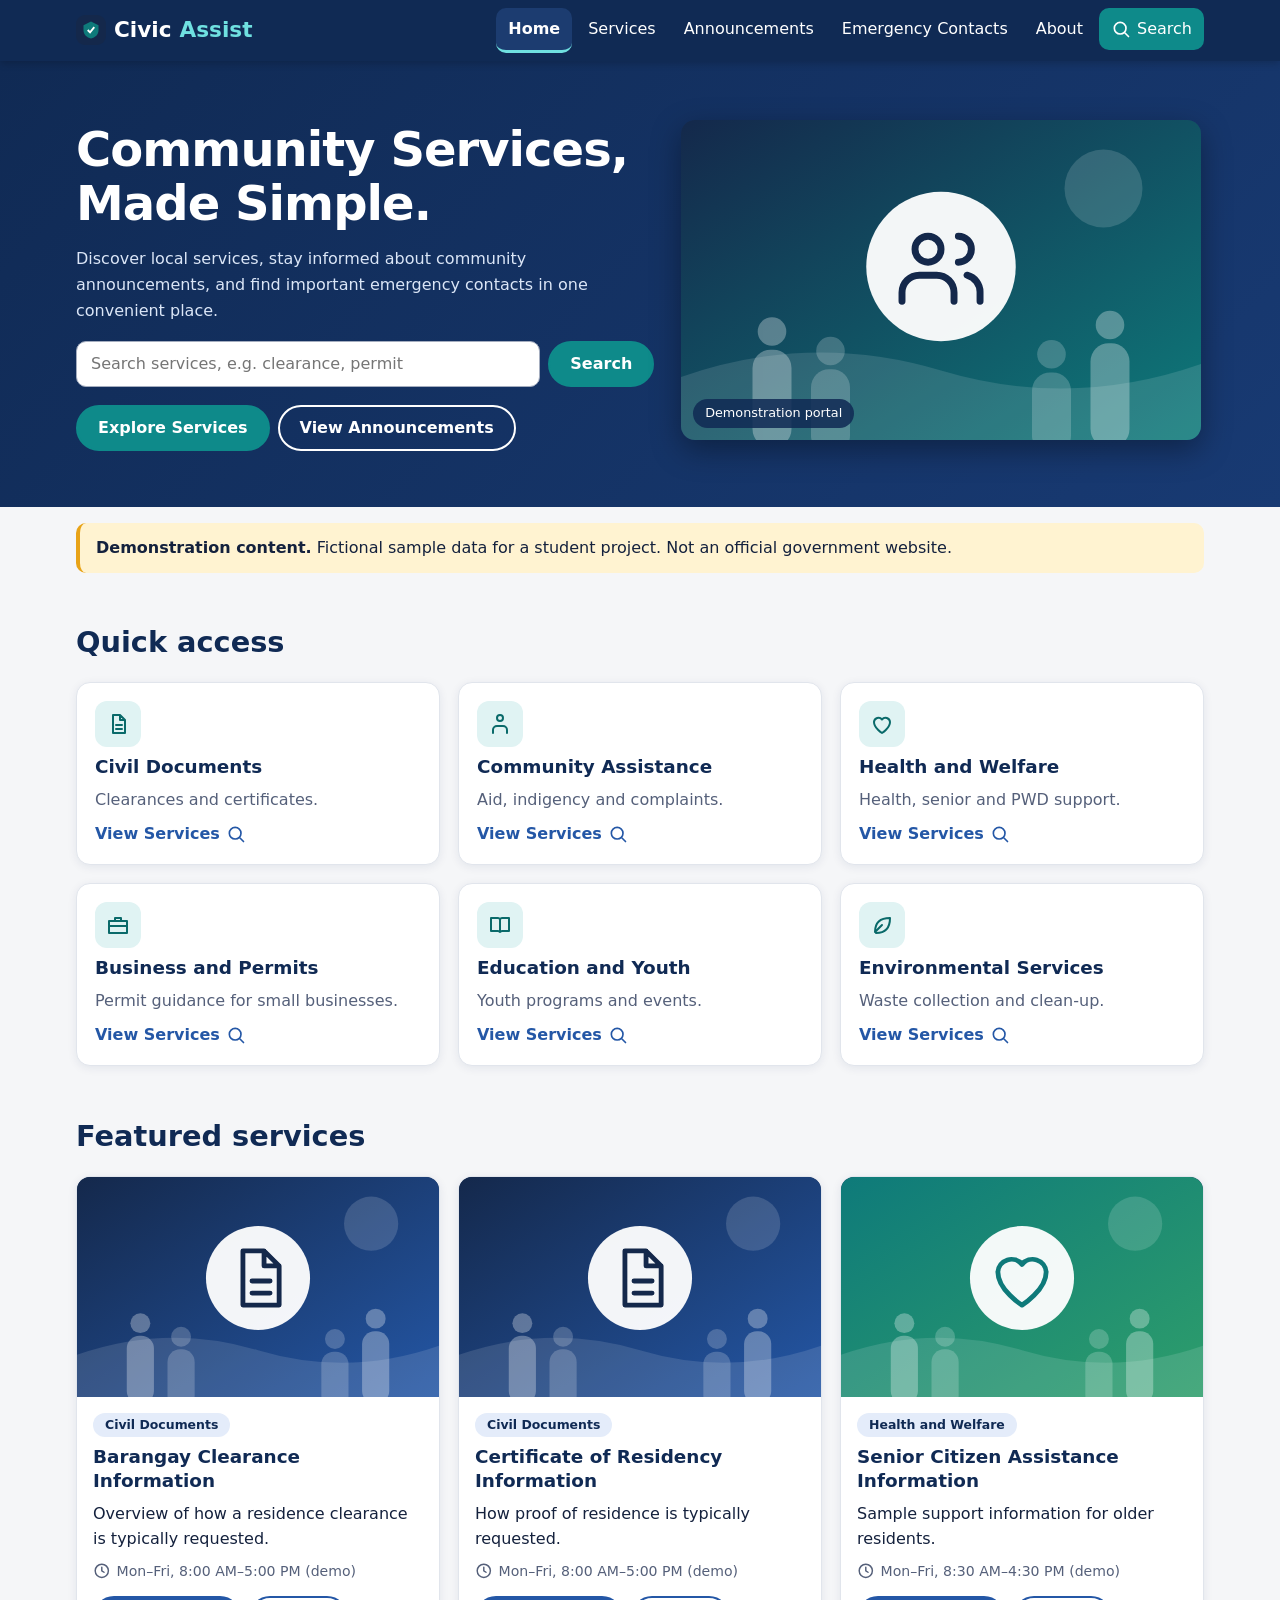
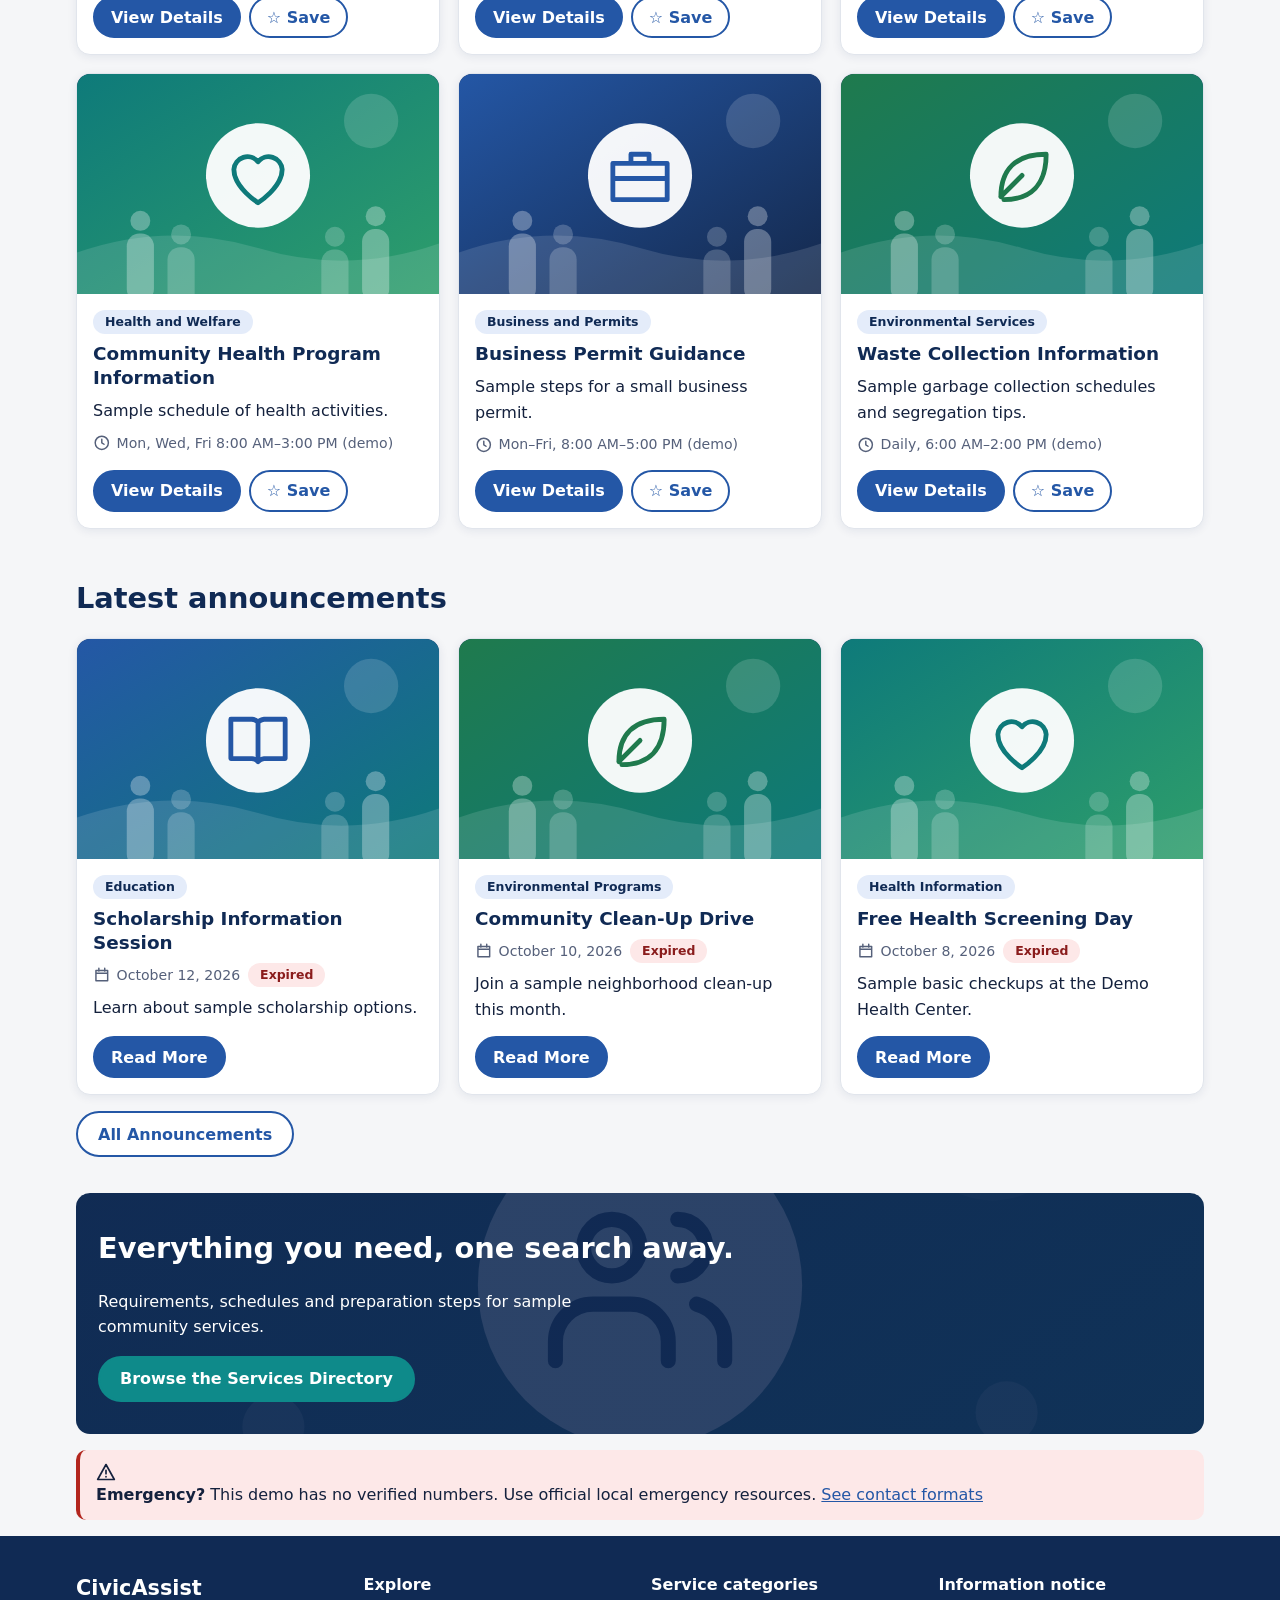
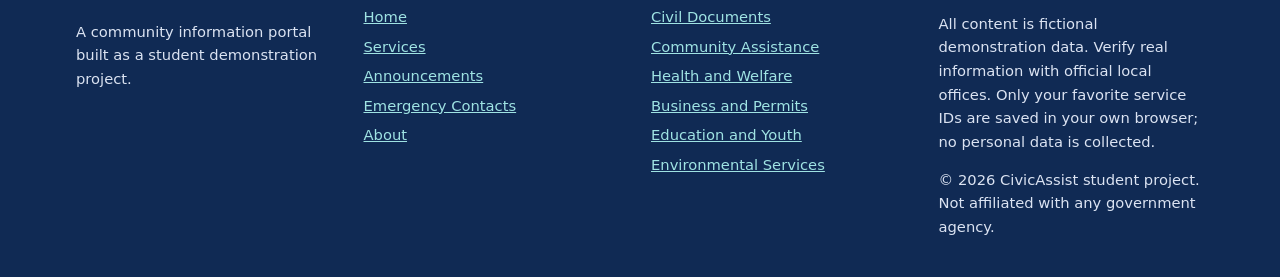
<file: index.html>
<!DOCTYPE html><html lang="en"><head><meta charset="utf-8"><meta name="viewport" content="width=device-width,initial-scale=1"><title>Home | CivicAssist</title><meta name="description" content="CivicAssist is a student demonstration community information portal."><link rel="icon" href="assets/images/placeholder.svg" type="image/svg+xml"><link rel="stylesheet" href="assets/css/style.css"></head><body data-page="home"><a class="skip" href="#main">Skip to content</a><header class="site" id="site-header"></header><main id="main"><section class="hero"><div class="wrap herogrid"><div><h1>Community Services, Made Simple.</h1><p>Discover local services, stay informed about community announcements, and find important emergency contacts in one convenient place.</p><form id="home-search" role="search" class="searchbar"><label for="hq" class="sr">Search community services</label><input id="hq" name="q" type="search" maxlength="100" placeholder="Search services, e.g. clearance, permit"><button class="btn accent" type="submit">Search</button></form><div class="actions"><a class="btn accent" href="services.html">Explore Services</a><a class="btn ghost" href="announcements.html">View Announcements</a></div></div><div class="heroimg"><img src="assets/images/community.svg" alt="Illustration of community members gathered around a service symbol" width="800" height="500"><span class="badge">Demonstration portal</span></div></div></section><div class="wrap"><p class="notice"><strong>Demonstration content.</strong> Fictional sample data for a student project. Not an official government website.</p><section><h2>Quick access</h2><div class="grid cats" id="cats"></div></section><section><h2>Featured services</h2><div id="featured"><p class="state" role="status">Loading…</p></div></section><section><h2>Latest announcements</h2><div id="latest"><p class="state" role="status">Loading…</p></div><p><a class="btn alt" href="announcements.html">All Announcements</a></p></section><section class="banner"><div><h2>Everything you need, one search away.</h2><p>Requirements, schedules and preparation steps for sample community services.</p><a class="btn accent" href="services.html">Browse the Services Directory</a></div></section><section class="notice warn"><strong data-ico="alert"> Emergency?</strong> This demo has no verified numbers. Use official local emergency resources. <a href="emergency-contacts.html">See contact formats</a></section></div></main><footer class="site" id="site-footer"></footer><script src="assets/js/storage.js" defer></script><script src="assets/js/app.js" defer></script><script src="assets/js/services.js" defer></script><script src="assets/js/announcements.js" defer></script></body></html>
</file>
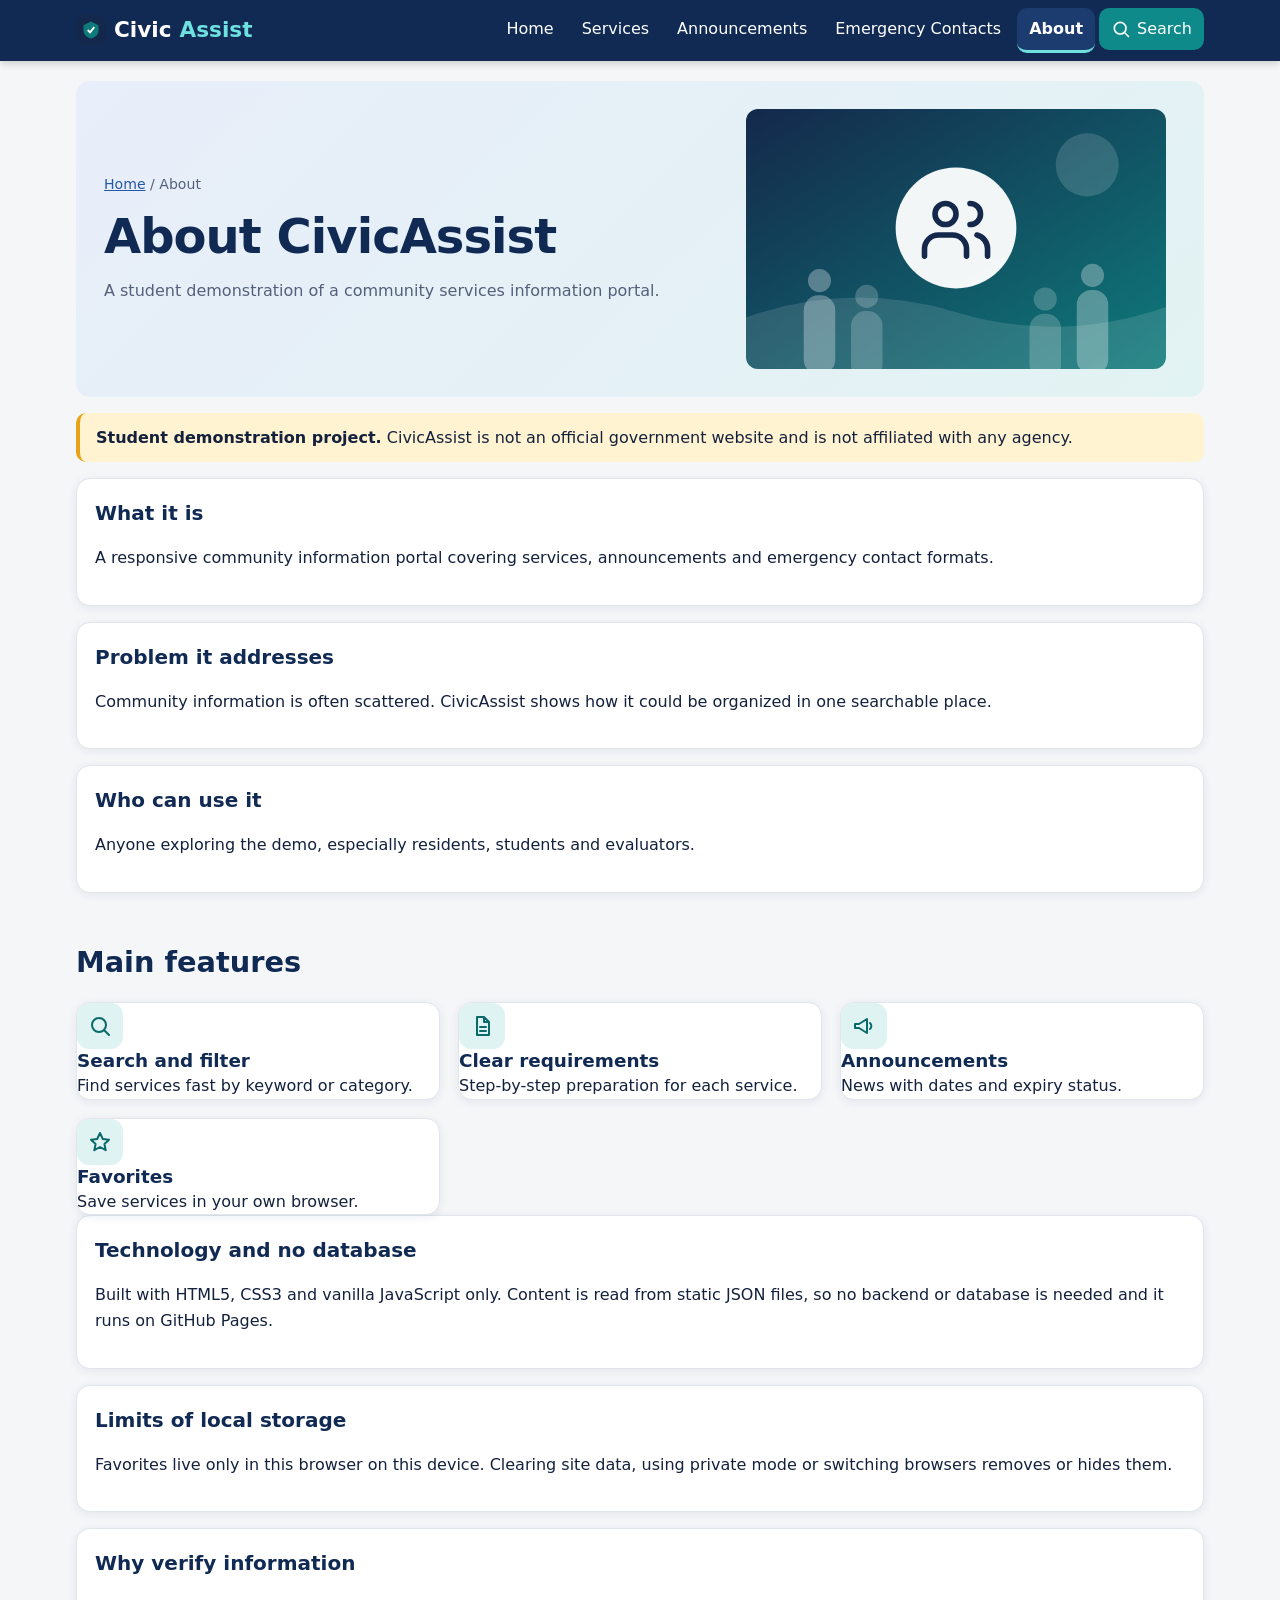
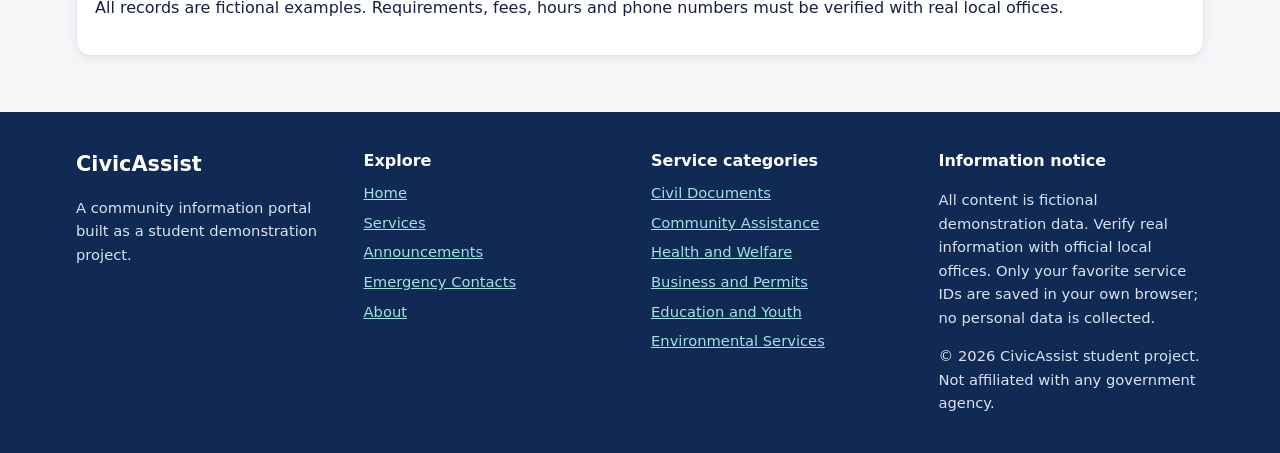
<file: about.html>
<!DOCTYPE html><html lang="en"><head><meta charset="utf-8"><meta name="viewport" content="width=device-width,initial-scale=1"><title>About | CivicAssist</title><meta name="description" content="CivicAssist is a student demonstration community information portal."><link rel="icon" href="assets/images/placeholder.svg" type="image/svg+xml"><link rel="stylesheet" href="assets/css/style.css"></head><body data-page="about"><a class="skip" href="#main">Skip to content</a><header class="site" id="site-header"></header><main id="main" class="wrap"><section class="pagehead"><div><nav class="crumbs" aria-label="Breadcrumb"><a href="index.html">Home</a> / <span>About</span></nav><h1>About CivicAssist</h1><p>A student demonstration of a community services information portal.</p></div><img src="assets/images/community.svg" alt="" width="800" height="500"></section><p class="notice"><strong>Student demonstration project.</strong> CivicAssist is not an official government website and is not affiliated with any agency.</p><section class="panel"><h2>What it is</h2><p>A responsive community information portal covering services, announcements and emergency contact formats.</p></section><section class="panel"><h2>Problem it addresses</h2><p>Community information is often scattered. CivicAssist shows how it could be organized in one searchable place.</p></section><section class="panel"><h2>Who can use it</h2><p>Anyone exploring the demo, especially residents, students and evaluators.</p></section><h2>Main features</h2><div class="grid"><article class="card body"><span class="icon" data-ico="search"></span><h3>Search and filter</h3><p>Find services fast by keyword or category.</p></article><article class="card body"><span class="icon" data-ico="doc"></span><h3>Clear requirements</h3><p>Step-by-step preparation for each service.</p></article><article class="card body"><span class="icon" data-ico="megaphone"></span><h3>Announcements</h3><p>News with dates and expiry status.</p></article><article class="card body"><span class="icon" data-ico="star"></span><h3>Favorites</h3><p>Save services in your own browser.</p></article></div><section class="panel"><h2>Technology and no database</h2><p>Built with HTML5, CSS3 and vanilla JavaScript only. Content is read from static JSON files, so no backend or database is needed and it runs on GitHub Pages.</p></section><section class="panel"><h2>Limits of local storage</h2><p>Favorites live only in this browser on this device. Clearing site data, using private mode or switching browsers removes or hides them.</p></section><section class="panel"><h2>Why verify information</h2><p>All records are fictional examples. Requirements, fees, hours and phone numbers must be verified with real local offices.</p></section><noscript><p class="state error">JavaScript is required to load this page's content.</p></noscript></main><footer class="site" id="site-footer"></footer><script src="assets/js/storage.js" defer></script><script src="assets/js/app.js" defer></script></body></html>
</file>
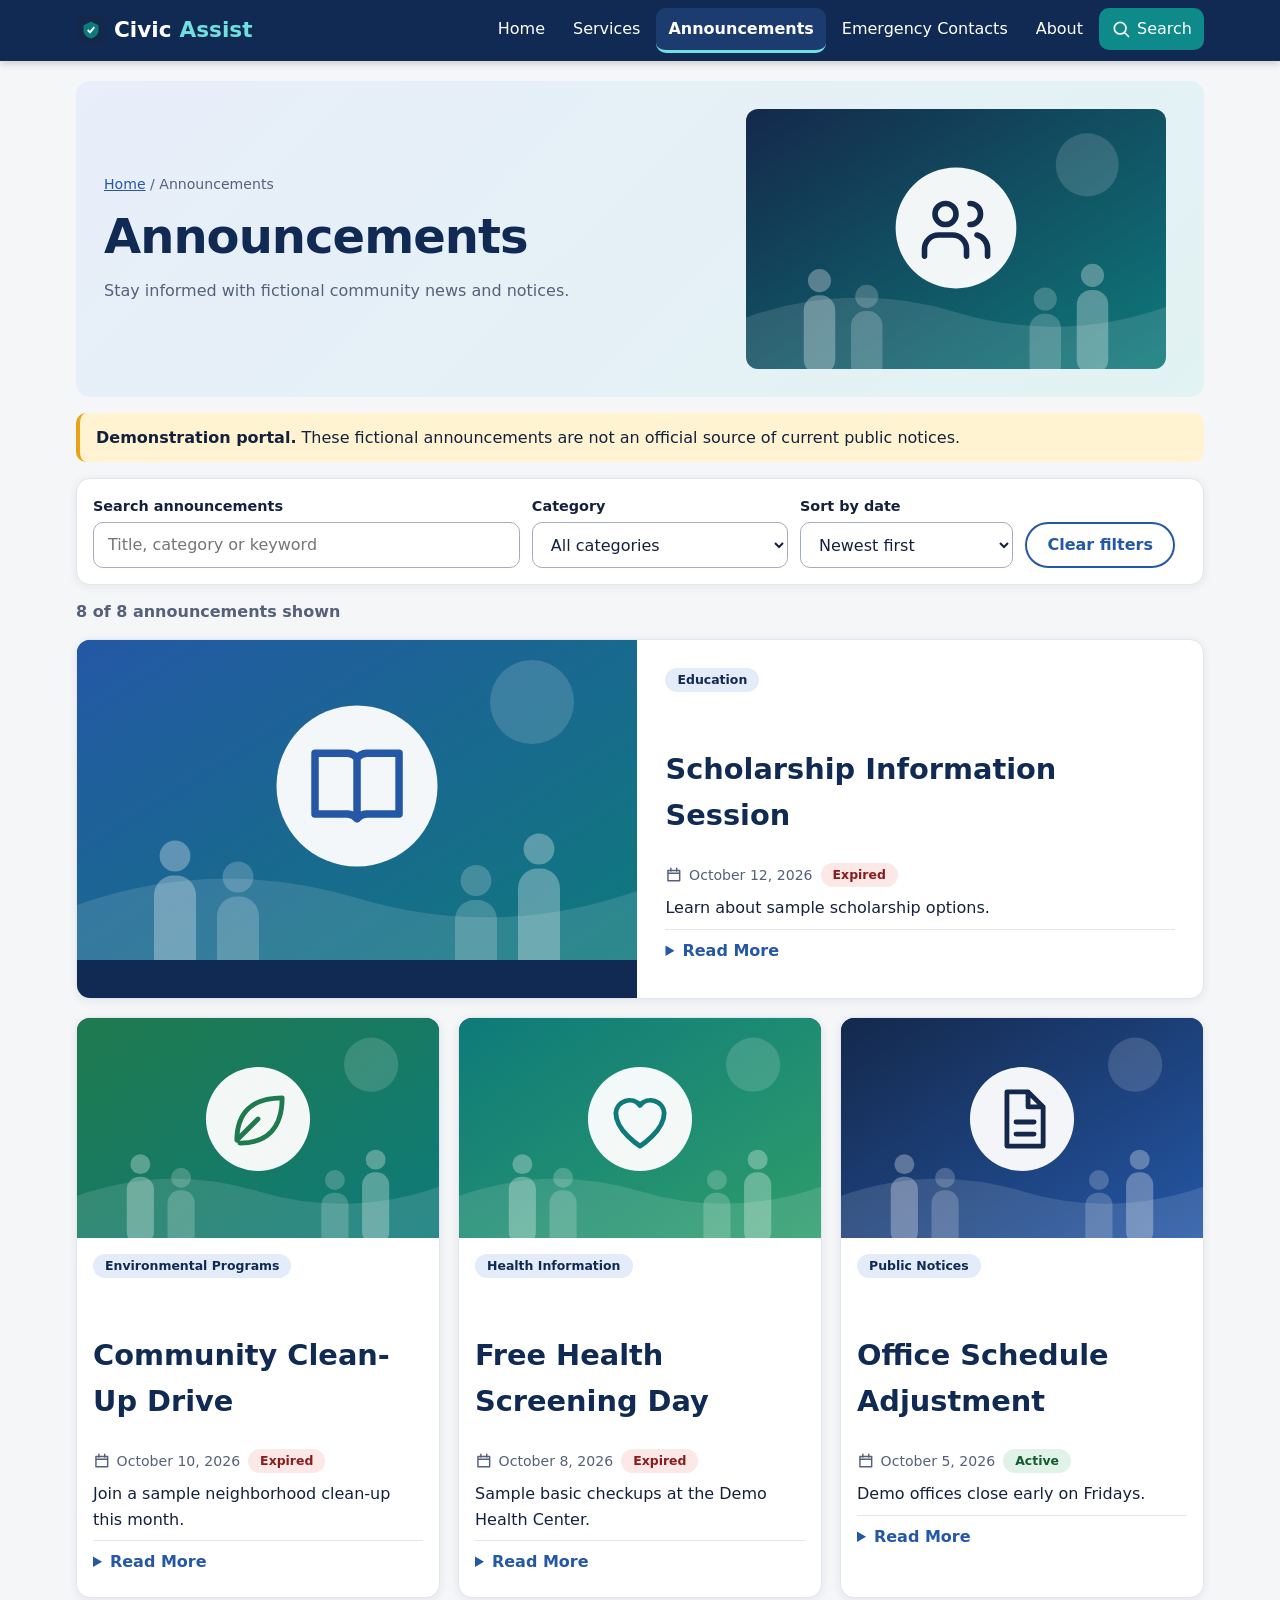
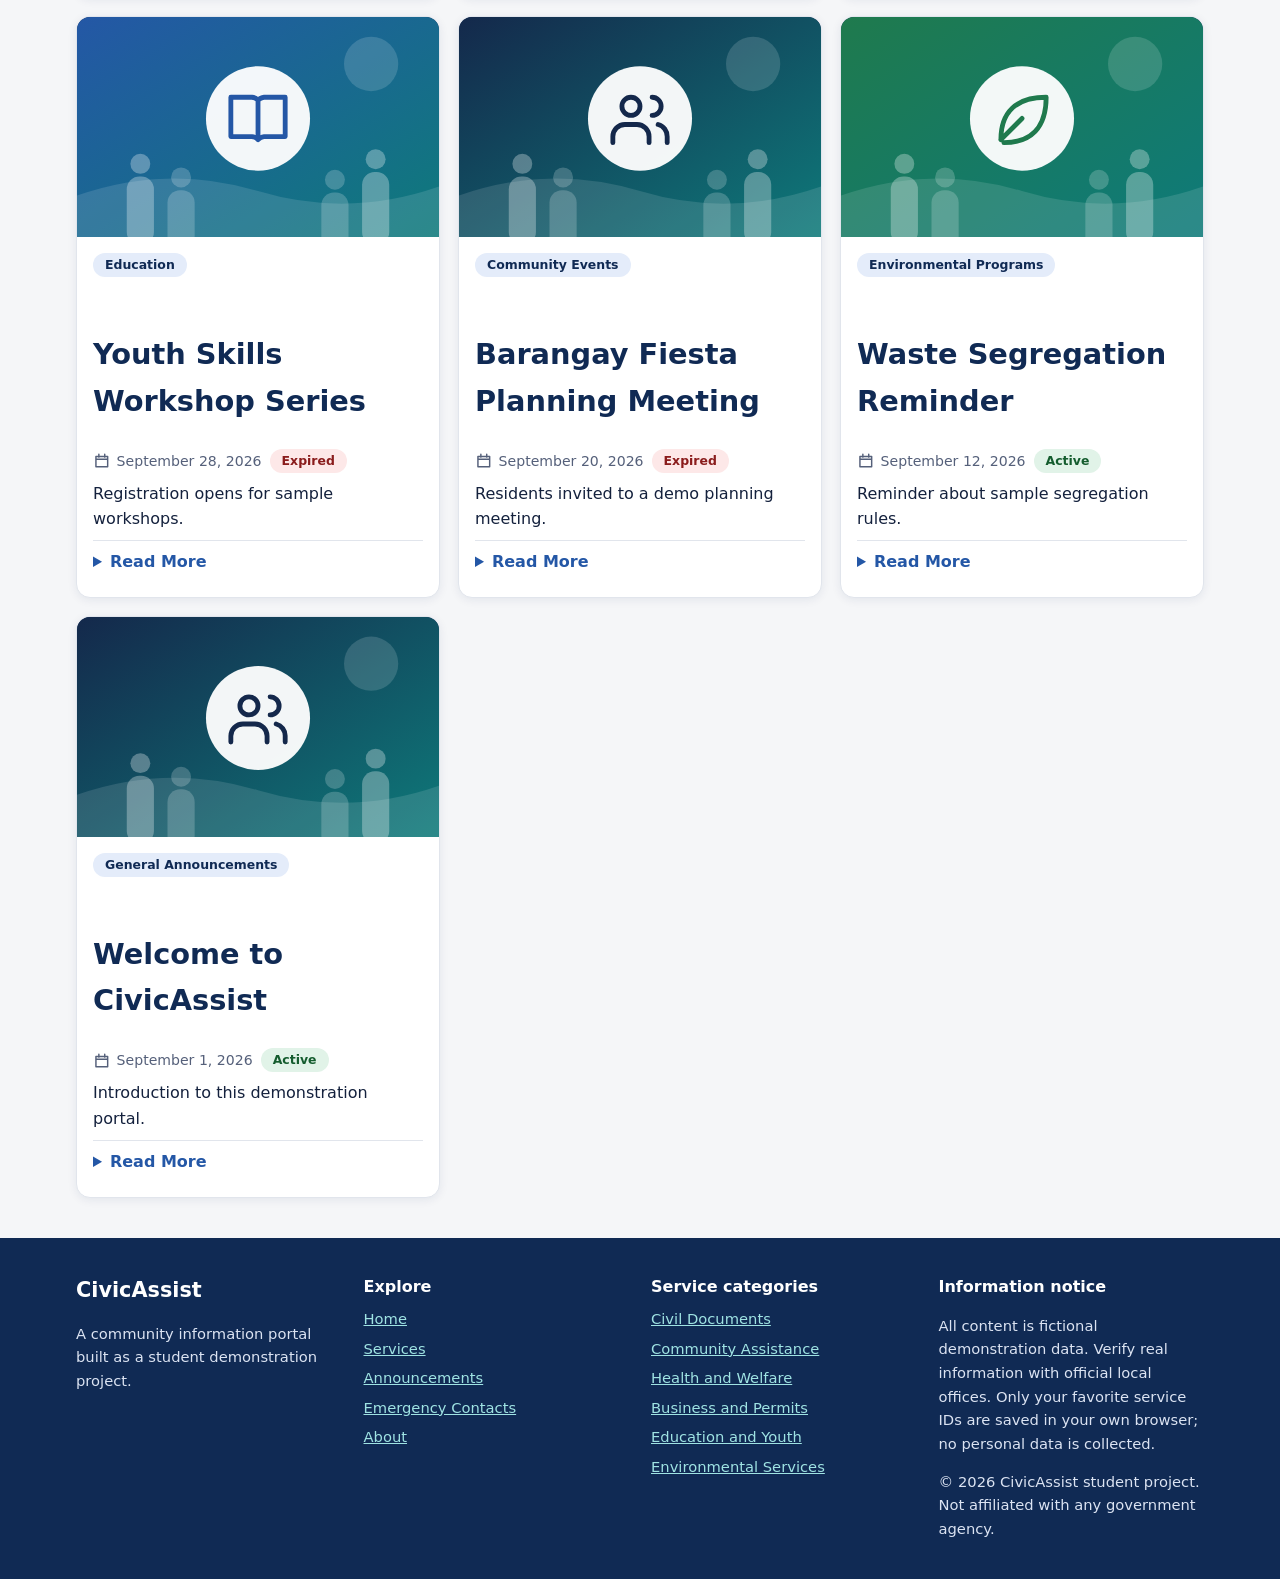
<file: announcements.html>
<!DOCTYPE html><html lang="en"><head><meta charset="utf-8"><meta name="viewport" content="width=device-width,initial-scale=1"><title>Announcements | CivicAssist</title><meta name="description" content="CivicAssist is a student demonstration community information portal."><link rel="icon" href="assets/images/placeholder.svg" type="image/svg+xml"><link rel="stylesheet" href="assets/css/style.css"></head><body data-page="announcements"><a class="skip" href="#main">Skip to content</a><header class="site" id="site-header"></header><main id="main" class="wrap"><section class="pagehead"><div><nav class="crumbs" aria-label="Breadcrumb"><a href="index.html">Home</a> / <span>Announcements</span></nav><h1>Announcements</h1><p>Stay informed with fictional community news and notices.</p></div><img src="assets/images/community.svg" alt="" width="800" height="500"></section><p class="notice"><strong>Demonstration portal.</strong> These fictional announcements are not an official source of current public notices.</p><form id="filters" class="filters" role="search"><div><label for="q">Search announcements</label><input id="q" type="search" maxlength="100" placeholder="Title, category or keyword"></div><div><label for="cat">Category</label><select id="cat"><option value="">All categories</option></select></div><div><label for="sort">Sort by date</label><select id="sort"><option value="new">Newest first</option><option value="old">Oldest first</option></select></div><button type="button" class="btn alt" id="clear">Clear filters</button></form><p id="count" class="count" aria-live="polite"></p><div id="list"><p class="state" role="status">Loading…</p></div><noscript><p class="state error">JavaScript is required to load this page's content.</p></noscript></main><footer class="site" id="site-footer"></footer><script src="assets/js/storage.js" defer></script><script src="assets/js/app.js" defer></script><script src="assets/js/announcements.js" defer></script></body></html>
</file>
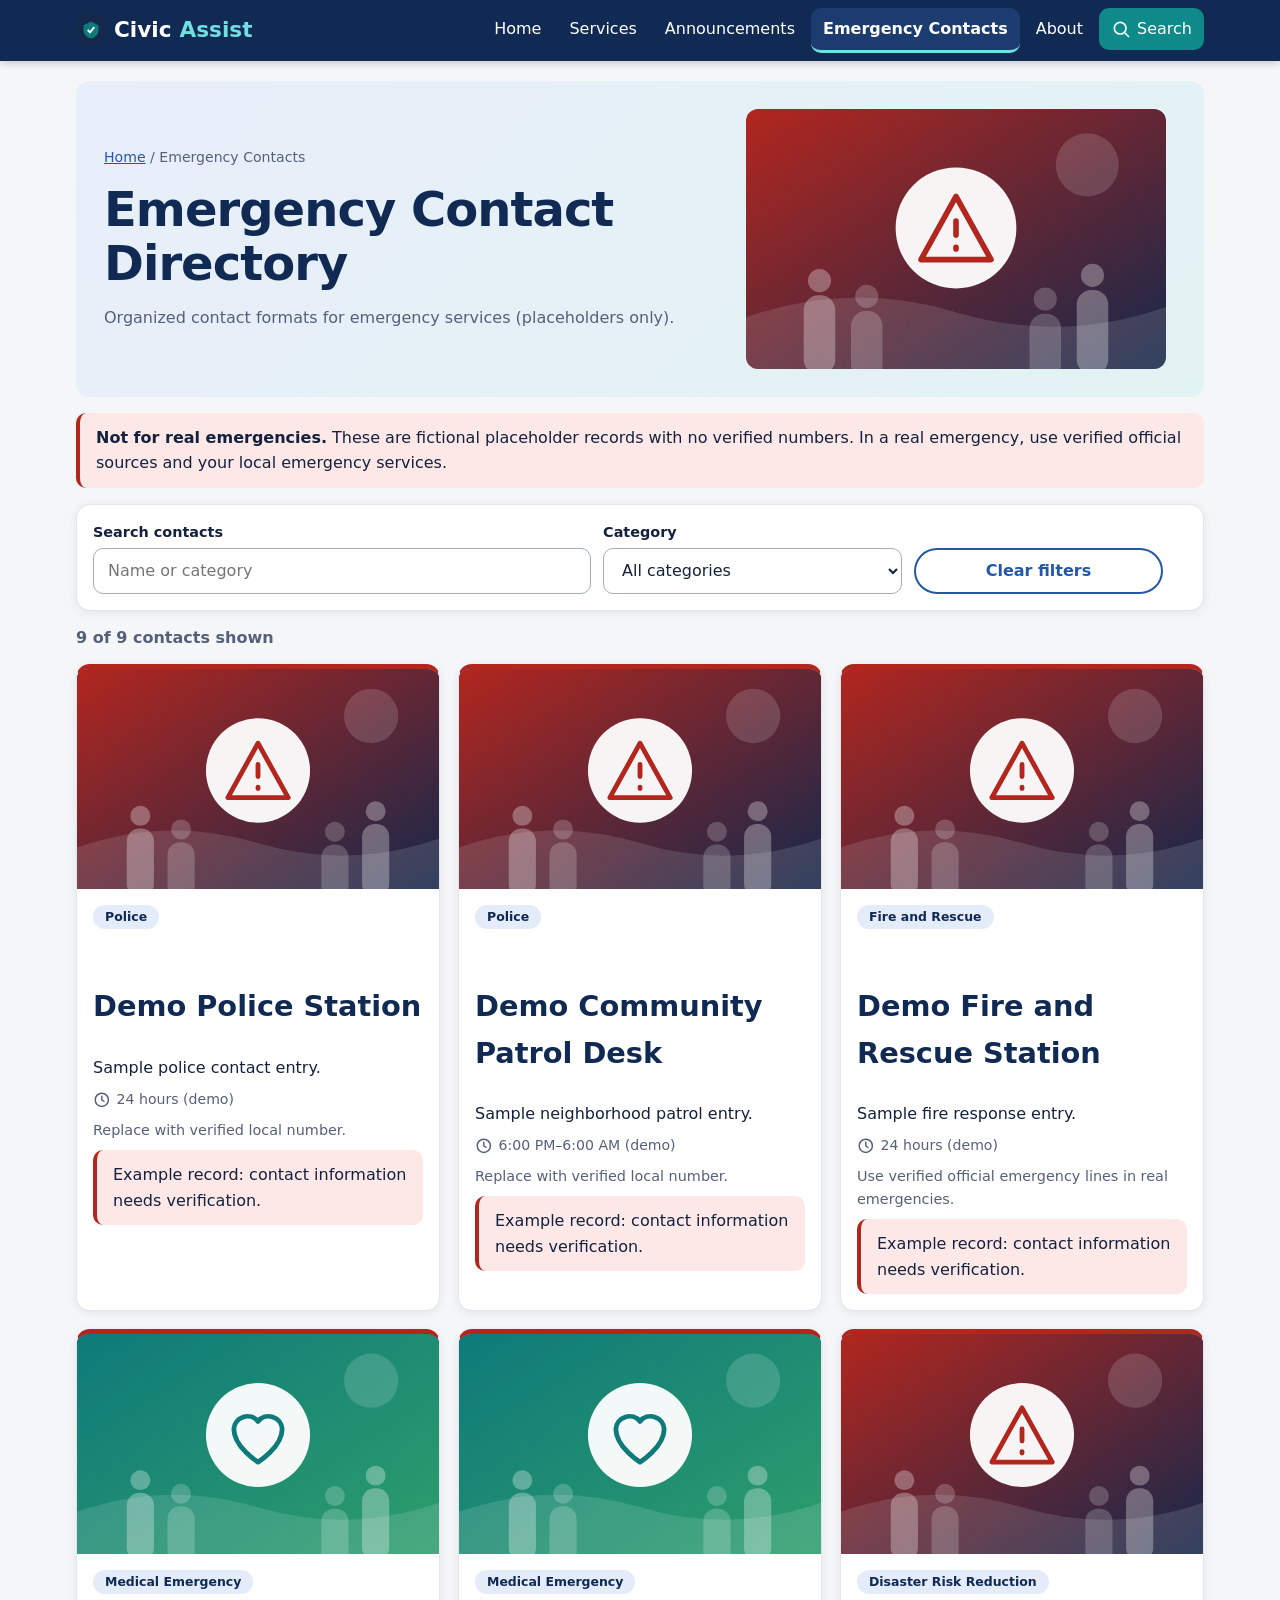
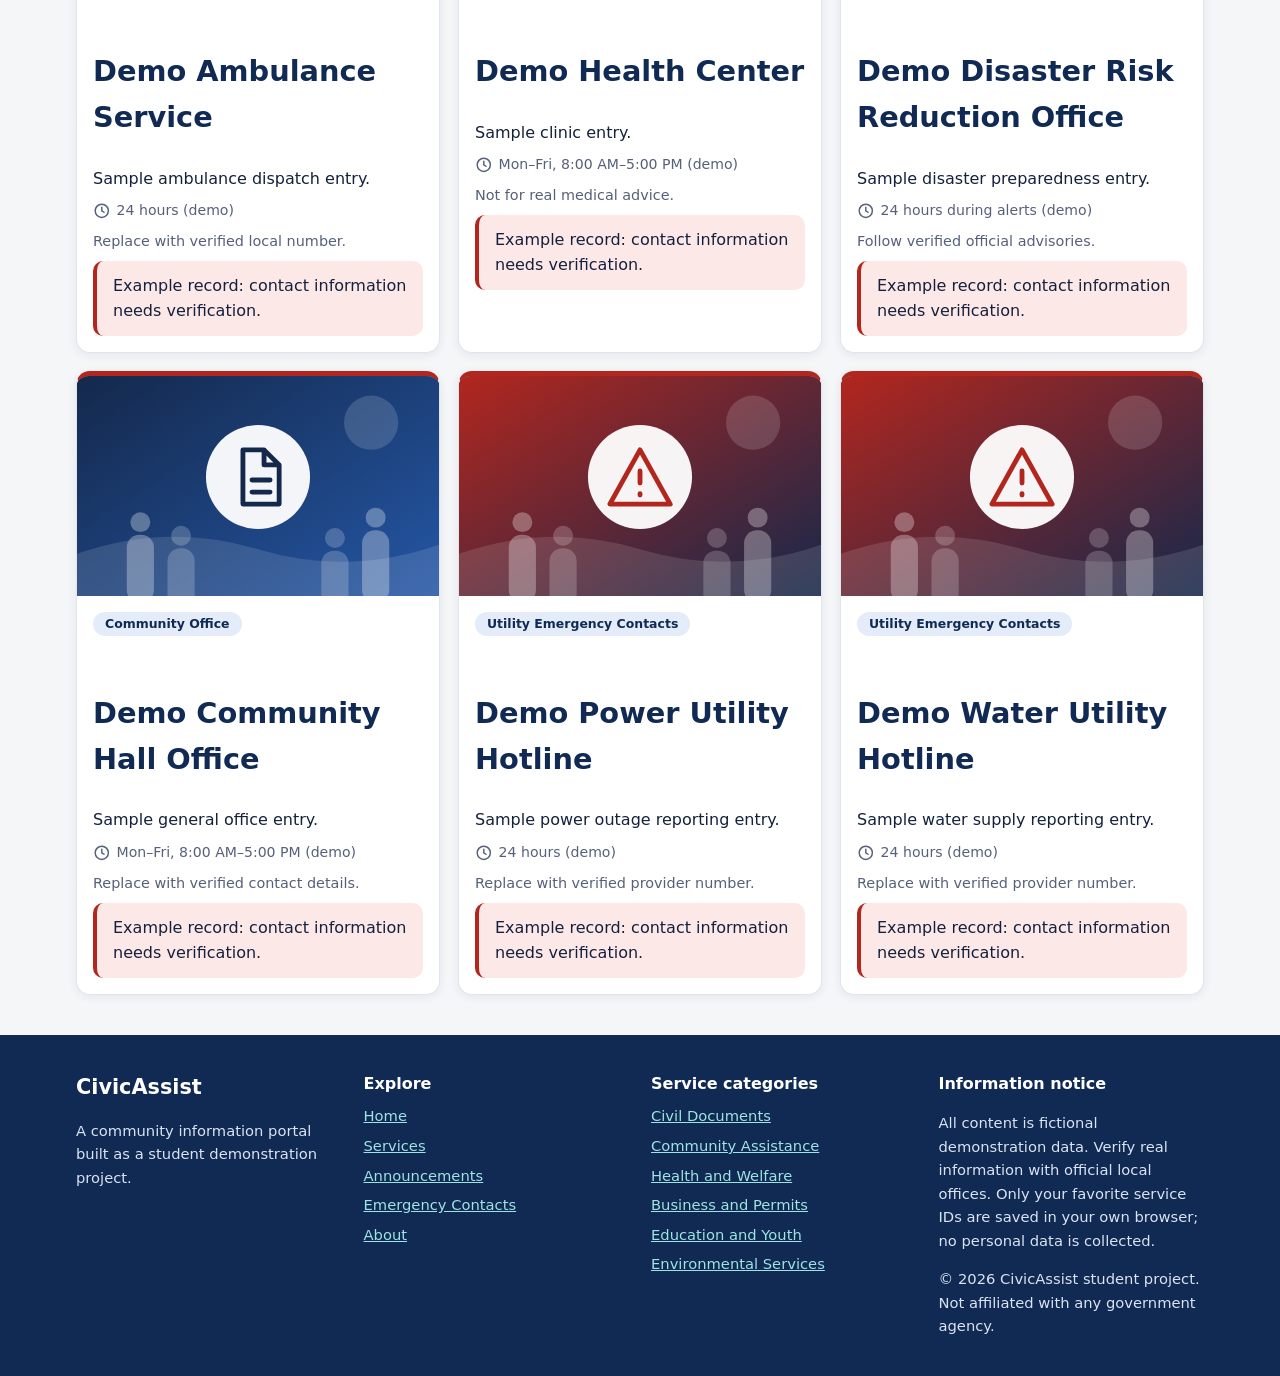
<file: emergency-contacts.html>
<!DOCTYPE html><html lang="en"><head><meta charset="utf-8"><meta name="viewport" content="width=device-width,initial-scale=1"><title>Emergency Contacts | CivicAssist</title><meta name="description" content="CivicAssist is a student demonstration community information portal."><link rel="icon" href="assets/images/placeholder.svg" type="image/svg+xml"><link rel="stylesheet" href="assets/css/style.css"></head><body data-page="contacts"><a class="skip" href="#main">Skip to content</a><header class="site" id="site-header"></header><main id="main" class="wrap"><section class="pagehead"><div><nav class="crumbs" aria-label="Breadcrumb"><a href="index.html">Home</a> / <span>Emergency Contacts</span></nav><h1>Emergency Contact Directory</h1><p>Organized contact formats for emergency services (placeholders only).</p></div><img src="assets/images/emergency.svg" alt="" width="800" height="500"></section><p class="notice warn"><strong>Not for real emergencies.</strong> These are fictional placeholder records with no verified numbers. In a real emergency, use verified official sources and your local emergency services.</p><form id="filters" class="filters" role="search"><div><label for="q">Search contacts</label><input id="q" type="search" maxlength="100" placeholder="Name or category"></div><div><label for="cat">Category</label><select id="cat"><option value="">All categories</option></select></div><button type="button" class="btn alt" id="clear">Clear filters</button></form><p id="count" class="count" aria-live="polite"></p><div id="list"><p class="state" role="status">Loading…</p></div><noscript><p class="state error">JavaScript is required to load this page's content.</p></noscript></main><footer class="site" id="site-footer"></footer><script src="assets/js/storage.js" defer></script><script src="assets/js/app.js" defer></script><script src="assets/js/contacts.js" defer></script></body></html>
</file>
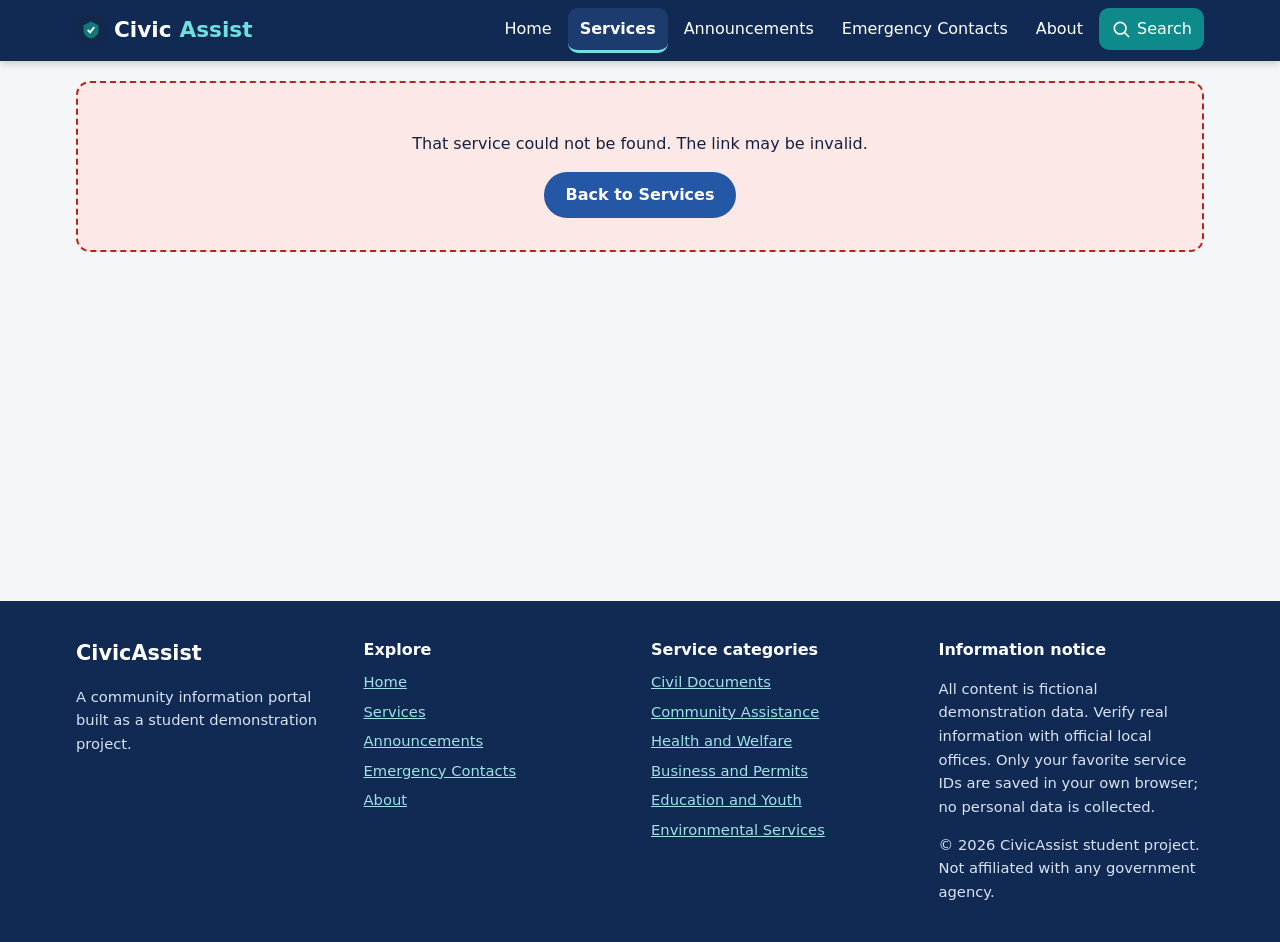
<file: service-details.html>
<!DOCTYPE html><html lang="en"><head><meta charset="utf-8"><meta name="viewport" content="width=device-width,initial-scale=1"><title>Service Details | CivicAssist</title><meta name="description" content="CivicAssist is a student demonstration community information portal."><link rel="icon" href="assets/images/placeholder.svg" type="image/svg+xml"><link rel="stylesheet" href="assets/css/style.css"></head><body data-page="detail"><a class="skip" href="#main">Skip to content</a><header class="site" id="site-header"></header><main id="main" class="wrap"><div id="detail"><p class="state" role="status">Loading…</p></div><noscript><p class="state error">JavaScript is required to load this page's content.</p></noscript></main><footer class="site" id="site-footer"></footer><script src="assets/js/storage.js" defer></script><script src="assets/js/app.js" defer></script><script src="assets/js/services.js" defer></script></body></html>
</file>
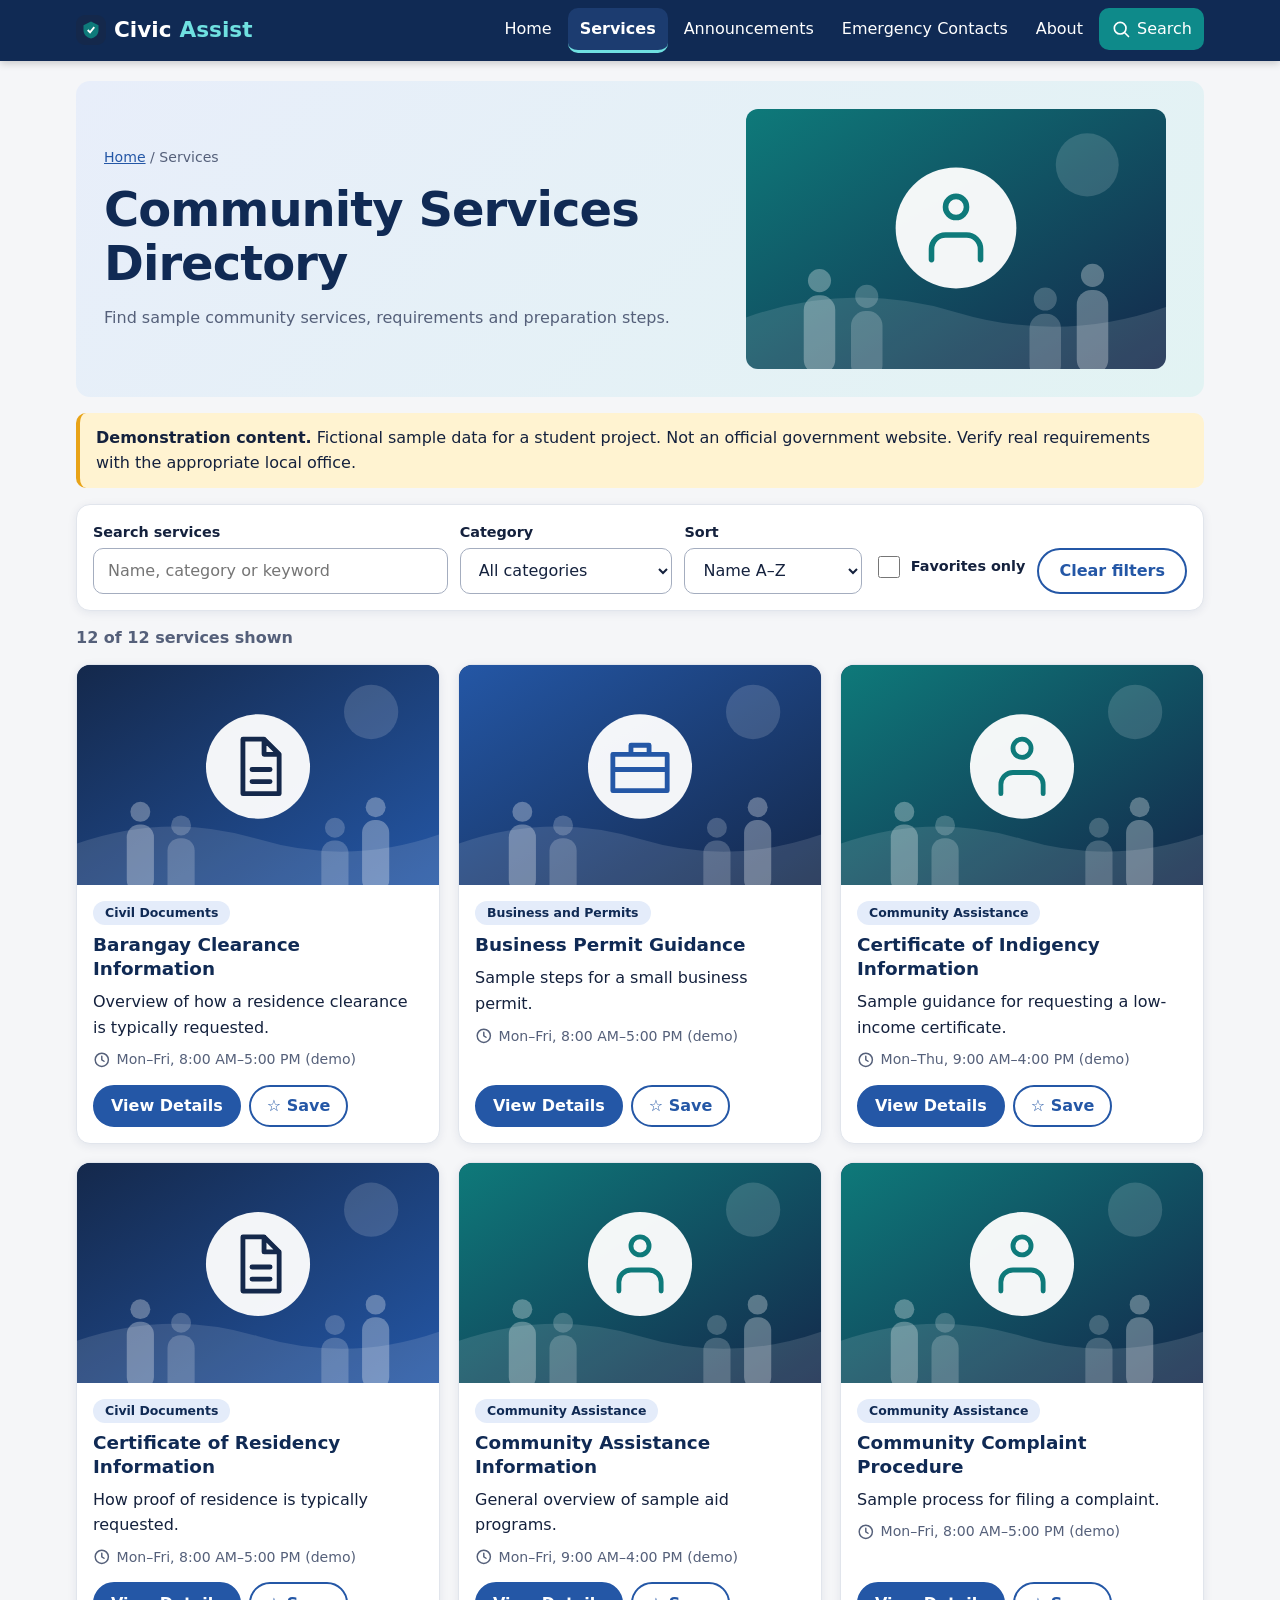
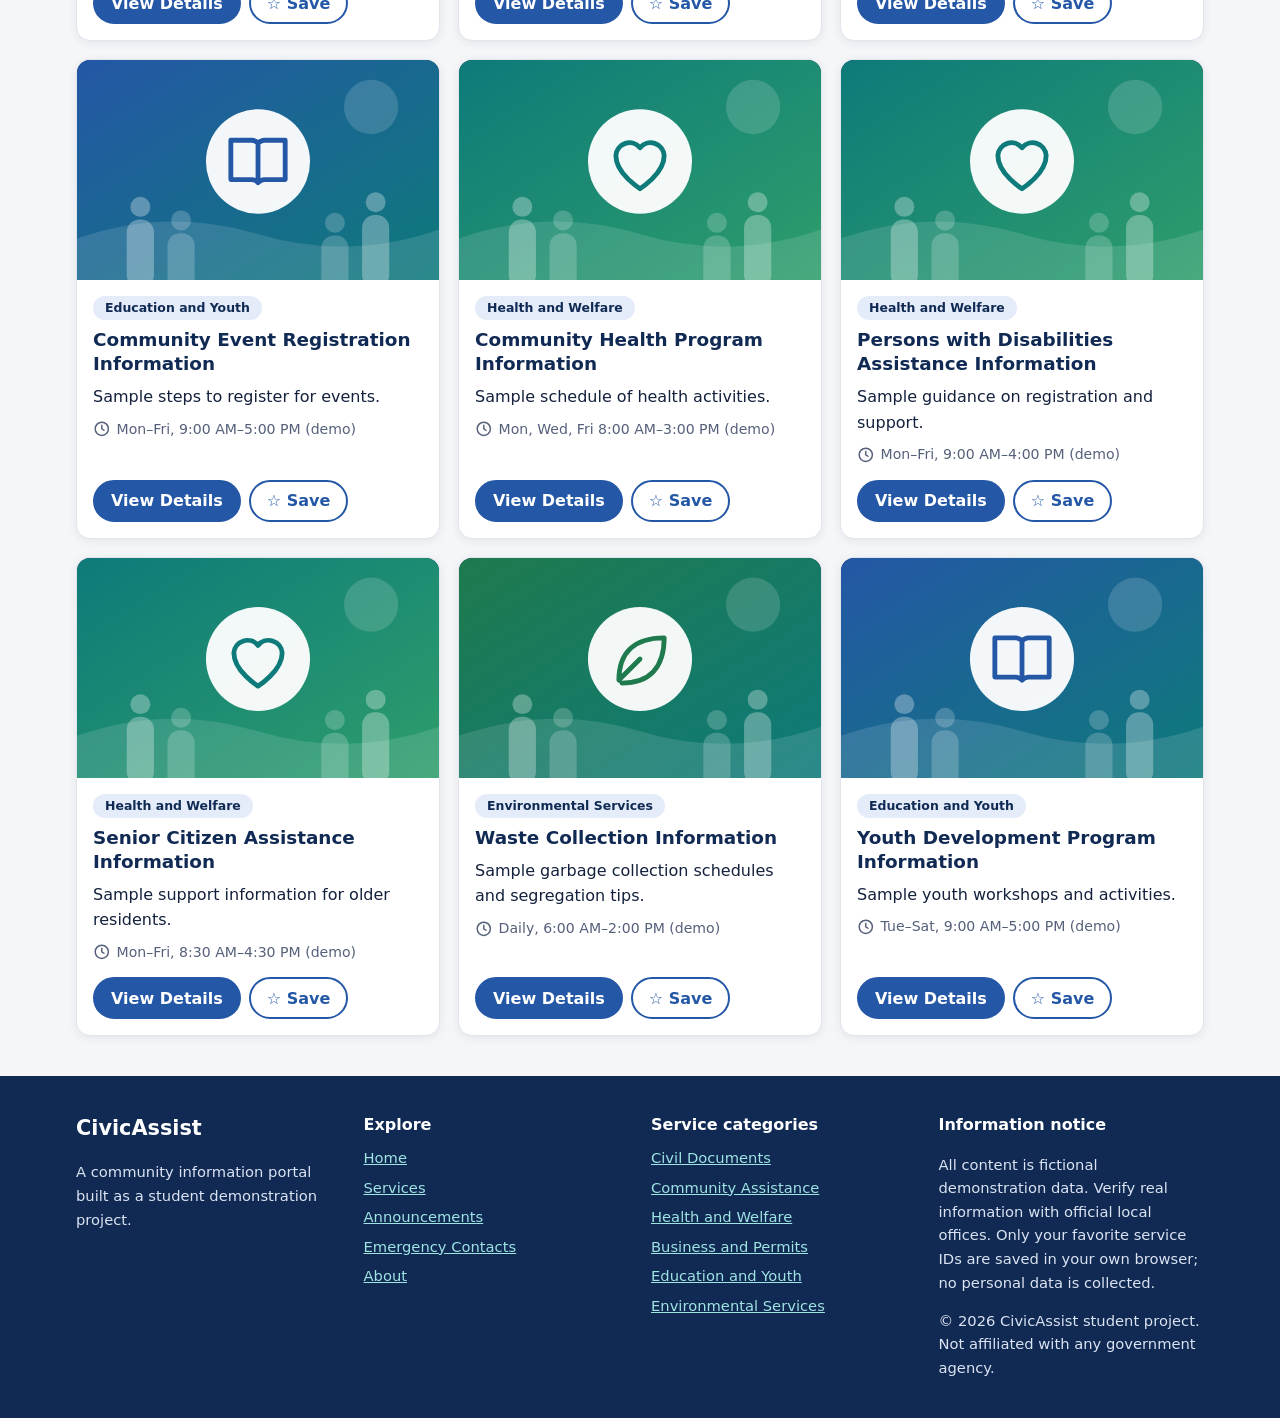
<file: services.html>
<!DOCTYPE html><html lang="en"><head><meta charset="utf-8"><meta name="viewport" content="width=device-width,initial-scale=1"><title>Services | CivicAssist</title><meta name="description" content="CivicAssist is a student demonstration community information portal."><link rel="icon" href="assets/images/placeholder.svg" type="image/svg+xml"><link rel="stylesheet" href="assets/css/style.css"></head><body data-page="services"><a class="skip" href="#main">Skip to content</a><header class="site" id="site-header"></header><main id="main" class="wrap"><section class="pagehead"><div><nav class="crumbs" aria-label="Breadcrumb"><a href="index.html">Home</a> / <span>Services</span></nav><h1>Community Services Directory</h1><p>Find sample community services, requirements and preparation steps.</p></div><img src="assets/images/assist.svg" alt="" width="800" height="500"></section><p class="notice"><strong>Demonstration content.</strong> Fictional sample data for a student project. Not an official government website. Verify real requirements with the appropriate local office.</p><form id="filters" class="filters" role="search"><div><label for="q">Search services</label><input id="q" type="search" maxlength="100" placeholder="Name, category or keyword"></div><div><label for="cat">Category</label><select id="cat"><option value="">All categories</option></select></div><div><label for="sort">Sort</label><select id="sort"><option value="az">Name A–Z</option><option value="za">Name Z–A</option></select></div><label class="chk"><input type="checkbox" id="favs"> Favorites only</label><button type="button" class="btn alt" id="clear">Clear filters</button></form><p id="count" class="count" aria-live="polite"></p><div id="list"><p class="state" role="status">Loading…</p></div><noscript><p class="state error">JavaScript is required to load this page's content.</p></noscript></main><footer class="site" id="site-footer"></footer><script src="assets/js/storage.js" defer></script><script src="assets/js/app.js" defer></script><script src="assets/js/services.js" defer></script></body></html>
</file>
<file: assets/css/style.css>
/* =========================================
   CIVICASSIST - MAIN STYLESHEET
   Responsive design for desktop and mobile
========================================= */

:root {
    --navy: #102a54;
    --royal: #2457a6;
    --teal: #0e8a8a;
    --teal-d: #0a6a6a;
    --bg: #f5f6f8;
    --card: #ffffff;
    --line: #e1e5ec;
    --text: #14213d;
    --muted: #55607a;
    --ok: #1f7a4d;
    --warn: #fff3d1;
    --amber: #e8a317;
    --red: #b3261e;
    --err: #fde8e8;
    --r: 14px;
    --sh: 0 2px 10px rgba(16, 42, 84, 0.08);
}

/* =========================================
   GLOBAL RESET
========================================= */

* {
    box-sizing: border-box;
}

html {
    -webkit-text-size-adjust: 100%;
    scroll-behavior: smooth;
}

body {
    margin: 0;
    font: 16px/1.6 "Segoe UI", system-ui, -apple-system, Roboto, sans-serif;
    color: var(--text);
    background: var(--bg);
}

img,
svg {
    display: block;
    max-width: 100%;
}

.wrap {
    width: 100%;
    max-width: 1160px;
    margin: 0 auto;
    padding: 0 16px;
}

main.wrap {
    padding-top: 20px;
    padding-bottom: 40px;
    min-height: 60vh;
}

section {
    margin-bottom: 8px;
}

h1 {
    font-size: clamp(1.9rem, 6.5vw, 3rem);
    line-height: 1.12;
    color: var(--navy);
    margin: 0.3em 0;
    letter-spacing: -0.02em;
}

h2 {
    font-size: clamp(1.3rem, 4vw, 1.8rem);
    color: var(--navy);
    margin: 1.6em 0 0.6em;
    display: flex;
    align-items: center;
    gap: 8px;
}

h3 {
    font-size: 1.15rem;
    margin: 0;
    color: var(--navy);
    line-height: 1.3;
}

p {
    overflow-wrap: break-word;
}

a {
    color: var(--royal);
}

.ico {
    width: 1.25em;
    height: 1.25em;
    flex: none;
    vertical-align: -0.2em;
}

.sr {
    position: absolute;
    width: 1px;
    height: 1px;
    overflow: hidden;
    clip: rect(0, 0, 0, 0);
}

.skip {
    position: absolute;
    left: -999px;
    background: #ffffff;
    padding: 8px;
}

.skip:focus {
    left: 8px;
    top: 8px;
    z-index: 99;
}

:focus-visible {
    outline: 3px solid var(--amber);
    outline-offset: 2px;
}

/* =========================================
   HEADER AND NAVIGATION
========================================= */

header.site {
    background: var(--navy);
    color: #ffffff;
    position: sticky;
    top: 0;
    z-index: 20;
    box-shadow: 0 2px 8px rgba(0, 0, 0, 0.2);
}

.bar {
    display: flex;
    align-items: center;
    justify-content: space-between;
    flex-wrap: wrap;
    gap: 8px;
    padding-top: 8px;
    padding-bottom: 8px;
}

.brand {
    color: #ffffff;
    font-weight: 800;
    font-size: 1.35rem;
    text-decoration: none;
    display: flex;
    align-items: center;
    gap: 8px;
}

.brand:before {
    content: "";
    width: 30px;
    height: 30px;
    flex: 0 0 30px;
    border-radius: 9px;
    background: var(--teal) url("../images/placeholder.svg") center / cover;
}

.brand span {
    color: #6fe0e0;
}

.menu-btn {
    background: transparent;
    color: #ffffff;
    border: 1px solid #6d7fa3;
    border-radius: 10px;
    padding: 8px 16px;
    min-height: 44px;
    font: inherit;
    cursor: pointer;
}

nav#nav {
    display: none;
    width: 100%;
}

nav#nav.open {
    display: block;
    animation: drop 0.2s;
}

@keyframes drop {
    from {
        opacity: 0;
        transform: translateY(-6px);
    }

    to {
        opacity: 1;
        transform: translateY(0);
    }
}

.nav-list {
    list-style: none;
    margin: 0;
    padding: 0;
}

.nav-list a {
    display: flex;
    align-items: center;
    gap: 6px;
    color: #ffffff;
    text-decoration: none;
    padding: 12px 8px;
    border-bottom: 1px solid #2c4170;
    transition: background 0.15s;
}

.nav-list a:hover {
    background: #1c3c70;
}

.nav-list a[aria-current="page"] {
    font-weight: 700;
    border-bottom: 3px solid #6fe0e0;
}

@media (min-width: 900px) {
    .menu-btn {
        display: none;
    }

    nav#nav {
        display: block;
        width: auto;
    }

    .nav-list {
        display: flex;
        gap: 4px;
    }

    .nav-list a {
        border: 0;
        border-radius: 10px;
        padding: 8px 12px;
    }

    .nav-list a[aria-current="page"] {
        background: #1c3c70;
    }

    .navsearch {
        background: var(--teal);
    }
}

/* =========================================
   HOMEPAGE HERO
========================================= */

.hero {
    background: linear-gradient(135deg, var(--navy), #183a73);
    color: #ffffff;
    padding: 28px 0 36px;
}

.herogrid {
    display: grid;
    grid-template-columns: minmax(0, 1fr);
    gap: 24px;
    align-items: center;
}

.hero h1 {
    color: #ffffff;
}

.hero p {
    max-width: 56ch;
    color: #dbe6f7;
}

/* HERO IMAGE SIZE FIX */

.heroimg {
    position: relative;
    width: 100%;
    max-width: 520px;
    min-width: 0;
    margin-inline: auto;
}

.heroimg img {
    display: block;
    width: 100%;
    max-width: 520px;
    height: 320px;
    aspect-ratio: 16 / 10;
    object-fit: cover;
    object-position: center;
    border-radius: var(--r);
    box-shadow: 0 10px 30px rgba(0, 0, 0, 0.35);
}

.badge {
    position: absolute;
    left: 12px;
    bottom: 12px;
    background: rgba(16, 42, 84, 0.85);
    color: #ffffff;
    font-size: 0.8rem;
    padding: 4px 12px;
    border-radius: 99px;
}

@media (min-width: 860px) {
    .herogrid {
        grid-template-columns: minmax(0, 1.1fr) minmax(0, 1fr);
    }

    .hero {
        padding: 48px 0 56px;
    }
}

/* =========================================
   SEARCH BAR
========================================= */

.searchbar {
    display: flex;
    flex-wrap: wrap;
    gap: 8px;
    margin: 18px 0;
}

.searchbar input {
    flex: 1;
    min-width: 0;
    width: auto;
}

input,
select {
    font: inherit;
    min-height: 46px;
    padding: 8px 14px;
    border: 1px solid #a4adbf;
    border-radius: 10px;
    background: #ffffff;
    color: var(--text);
    width: 100%;
}

input:focus,
select:focus {
    border-color: var(--royal);
}

label {
    display: block;
    font-weight: 600;
    font-size: 0.9rem;
    margin-bottom: 4px;
}

/* =========================================
   BUTTONS
========================================= */

.btn {
    display: inline-flex;
    align-items: center;
    justify-content: center;
    gap: 8px;
    min-height: 46px;
    padding: 8px 20px;
    border: 2px solid var(--royal);
    background: var(--royal);
    color: #ffffff;
    border-radius: 99px;
    font: inherit;
    font-weight: 600;
    text-decoration: none;
    cursor: pointer;
    transition: background 0.15s, transform 0.1s, box-shadow 0.15s;
}

.btn:hover {
    background: var(--navy);
    border-color: var(--navy);
    box-shadow: var(--sh);
}

.btn:active {
    transform: translateY(1px);
}

.btn.alt {
    background: #ffffff;
    color: var(--royal);
}

.btn.alt:hover {
    background: #eaf0fa;
    color: var(--navy);
}

.btn.accent {
    background: var(--teal);
    border-color: var(--teal);
}

.btn.accent:hover {
    background: var(--teal-d);
    border-color: var(--teal-d);
}

.btn.ghost {
    background: transparent;
    border-color: #ffffff;
}

.btn.ghost:hover {
    background: rgba(255, 255, 255, 0.15);
}

.btn.sm {
    min-height: 42px;
    padding: 4px 16px;
}

.btn.call {
    width: 100%;
    min-height: 54px;
    background: var(--red);
    border-color: var(--red);
    font-size: 1.1rem;
}

.btn:disabled {
    opacity: 0.5;
    cursor: not-allowed;
}

.actions {
    display: flex;
    flex-wrap: wrap;
    gap: 8px;
    margin-top: 14px;
}

/* =========================================
   GRID AND CARDS
========================================= */

.grid {
    display: grid;
    grid-template-columns: minmax(0, 1fr);
    gap: 18px;
}

@media (min-width: 640px) {
    .grid {
        grid-template-columns: repeat(2, minmax(0, 1fr));
    }
}

@media (min-width: 1000px) {
    .grid {
        grid-template-columns: repeat(3, minmax(0, 1fr));
    }
}

.card,
.panel {
    background: var(--card);
    border: 1px solid var(--line);
    border-radius: var(--r);
    box-shadow: var(--sh);
}

.panel {
    padding: 18px;
    margin-bottom: 16px;
}

.panel h2 {
    margin-top: 0;
    font-size: 1.25rem;
}

.card {
    display: flex;
    flex-direction: column;
    min-width: 0;
    overflow: hidden;
    transition: transform 0.2s, box-shadow 0.2s;
}

.card:hover {
    transform: translateY(-3px);
    box-shadow: 0 8px 22px rgba(16, 42, 84, 0.14);
}

.card .body {
    display: flex;
    flex-direction: column;
    gap: 8px;
    padding: 16px;
    flex: 1;
}

.card p {
    margin: 0;
}

.card .actions {
    margin-top: auto;
    padding-top: 6px;
}

/* =========================================
   CARD AND DETAIL IMAGE SIZE FIX
========================================= */

.thumb,
.dimg {
    overflow: hidden;
    background: var(--navy);
    width: 100%;
}

.thumb img,
.dimg img {
    display: block;
    width: 100%;
    max-width: 100%;
    height: 220px;
    object-fit: cover;
    object-position: center;
    transition: transform 0.4s;
}

.card:hover .thumb img {
    transform: scale(1.05);
}

/* Larger but controlled image on detail pages */

.dimg {
    border-radius: var(--r);
}

.dimg img {
    height: 320px;
    border-radius: var(--r);
}

/* Category cards */

.icon {
    flex: none;
    width: 46px;
    height: 46px;
    border-radius: 12px;
    background: #e0f3f3;
    color: var(--teal-d);
    display: grid;
    place-items: center;
}

.icon .ico {
    width: 24px;
    height: 24px;
}

.cat {
    padding: 18px;
    gap: 8px;
    text-decoration: none;
    color: var(--text);
}

.cat p {
    color: var(--muted);
}

.cat .more {
    margin-top: auto;
    color: var(--royal);
    font-weight: 600;
    display: flex;
    gap: 6px;
    align-items: center;
}

.cat:hover {
    border-color: var(--teal);
}

/* =========================================
   TAGS AND METADATA
========================================= */

.tag {
    align-self: flex-start;
    font-size: 0.78rem;
    font-weight: 600;
    background: #e4ecfa;
    color: var(--navy);
    border-radius: 99px;
    padding: 2px 12px;
}

.tag.expired {
    background: #fde8e8;
    color: #8a1c1c;
}

.tag.active {
    background: #e1f3e8;
    color: #145c2e;
}

.chip {
    display: inline-flex;
    align-items: center;
    gap: 6px;
    font-size: 0.88rem;
    color: var(--muted);
}

.meta {
    color: var(--muted);
    font-size: 0.9rem;
    display: flex;
    flex-wrap: wrap;
    gap: 8px;
    align-items: center;
}

/* =========================================
   NOTICES
========================================= */

.notice {
    background: var(--warn);
    border-left: 4px solid var(--amber);
    padding: 12px 16px;
    border-radius: 10px;
    margin: 16px 0;
}

.notice.warn {
    background: var(--err);
    border-color: var(--red);
}

/* =========================================
   PAGE HEADER IMAGE SIZE FIX
   Services, Announcements, Contacts, About
========================================= */

.pagehead {
    display: grid;
    grid-template-columns: minmax(0, 1fr);
    gap: 18px;
    align-items: center;
    background: linear-gradient(135deg, #e8eefa, #e2f3f3);
    border-radius: var(--r);
    padding: 20px;
    margin-bottom: 10px;
}

.pagehead > div {
    min-width: 0;
}

.pagehead img {
    display: block;
    width: 100%;
    max-width: 420px;
    height: 260px;
    object-fit: cover;
    object-position: center;
    border-radius: 12px;
    margin-inline: auto;
}

.pagehead p {
    margin: 0;
    color: var(--muted);
}

.crumbs {
    font-size: 0.88rem;
    color: var(--muted);
}

@media (min-width: 760px) {
    .pagehead {
        grid-template-columns: minmax(0, 1.4fr) minmax(0, 1fr);
        padding: 28px;
    }
}

/* =========================================
   FILTERS
========================================= */

.filters {
    display: grid;
    gap: 12px;
    grid-template-columns: minmax(0, 1fr);
    background: #ffffff;
    border: 1px solid var(--line);
    border-radius: var(--r);
    padding: 16px;
    align-items: end;
    box-shadow: var(--sh);
}

.chk {
    display: flex;
    gap: 8px;
    align-items: center;
    min-height: 46px;
}

.chk input {
    width: 22px;
    min-height: 22px;
}

@media (min-width: 760px) {
    .filters {
        grid-template-columns: 2fr 1.2fr 1fr auto auto;
    }
}

.count {
    color: var(--muted);
    margin: 14px 0;
    font-weight: 600;
}

/* =========================================
   LOADING AND ERROR STATES
========================================= */

.state {
    text-align: center;
    padding: 32px 20px;
    border: 2px dashed #c3cbd9;
    border-radius: var(--r);
    background: #ffffff;
    color: var(--muted);
}

.state.error {
    background: var(--err);
    border-color: var(--red);
    color: var(--text);
}

/* =========================================
   HOMEPAGE BANNER
========================================= */

.banner {
    background:
        linear-gradient(rgba(16, 42, 84, 0.88), rgba(16, 42, 84, 0.88)),
        url("../images/community.svg") center / cover;
    color: #ffffff;
    border-radius: var(--r);
    padding: 32px 22px;
    margin: 36px 0 16px;
}

.banner h2 {
    color: #ffffff;
    margin-top: 0;
}

.banner p {
    max-width: 52ch;
}

/* =========================================
   FEATURED SERVICES
========================================= */

.feature {
    margin-bottom: 18px;
}

@media (min-width: 760px) {
    .feature {
        flex-direction: row;
    }

    .feature .thumb {
        flex: 1.1;
        min-width: 0;
    }

    .feature .thumb img {
        height: 100%;
        min-height: 240px;
        max-height: 320px;
        aspect-ratio: auto;
    }

    .feature .body {
        flex: 1;
        justify-content: center;
        padding: 28px;
    }
}

/* =========================================
   SERVICE DETAILS
========================================= */

.dhero {
    display: grid;
    grid-template-columns: minmax(0, 1fr);
    gap: 18px;
    align-items: center;
    margin-bottom: 8px;
}

.dhero > div:last-child {
    display: flex;
    flex-direction: column;
    gap: 10px;
    align-items: flex-start;
}

.dhero p {
    margin: 0;
    color: var(--muted);
}

@media (min-width: 760px) {
    .dhero {
        grid-template-columns: minmax(0, 1fr) minmax(0, 1fr);
    }
}

.detail-grid {
    display: grid;
    grid-template-columns: minmax(0, 1fr);
    gap: 16px;
}

@media (min-width: 900px) {
    .detail-grid {
        grid-template-columns: minmax(0, 2fr) minmax(0, 1fr);
        align-items: start;
    }

    .side {
        position: sticky;
        top: 84px;
    }
}

.info {
    display: flex;
    gap: 12px;
    padding: 10px 0;
    border-top: 1px solid var(--line);
}

.info p {
    margin: 0;
    color: var(--muted);
}

.info .ico {
    color: var(--teal);
    margin-top: 3px;
}

.ticks {
    list-style: none;
    padding: 0;
    margin: 0;
}

.ticks li {
    padding-left: 26px;
    position: relative;
    margin: 6px 0;
}

.ticks li:before {
    content: "✓";
    position: absolute;
    left: 0;
    color: var(--ok);
    font-weight: 700;
}

.ccard {
    border-top: 5px solid var(--red);
}

/* =========================================
   DETAILS AND SUMMARY
========================================= */

details {
    border-top: 1px solid var(--line);
    padding-top: 8px;
}

summary {
    cursor: pointer;
    font-weight: 600;
    color: var(--royal);
    min-height: 32px;
}

/* =========================================
   FOOTER
========================================= */

footer.site {
    background: var(--navy);
    color: #dbe3f2;
    padding: 36px 0 24px;
    font-size: 0.92rem;
}

footer.site a {
    color: #9fe3e3;
}

footer.site h2 {
    color: #ffffff;
    font-size: 1rem;
    margin: 0 0 8px;
}

.fgrid {
    display: grid;
    gap: 22px;
    grid-template-columns: repeat(auto-fit, minmax(min(210px, 100%), 1fr));
}

.fbrand {
    color: #ffffff;
    font-size: 1.3rem;
}

footer.site ul {
    list-style: none;
    padding: 0;
    margin: 0;
}

footer.site li {
    margin: 6px 0;
}

/* =========================================
   MOBILE RESPONSIVENESS
========================================= */

@media (max-width: 600px) {
    .wrap {
        padding-left: 14px;
        padding-right: 14px;
    }

    .hero {
        padding: 24px 0 30px;
    }

    .herogrid {
        gap: 20px;
    }

    .heroimg {
        max-width: 100%;
    }

    .heroimg img {
        width: 100%;
        max-width: 100%;
        height: 220px;
        aspect-ratio: 16 / 10;
    }

    .pagehead {
        padding: 16px;
        gap: 14px;
    }

    .pagehead img {
        width: 100%;
        max-width: 100%;
        height: 200px;
    }

    .thumb img {
        height: 200px;
    }

    .dimg img {
        height: 240px;
    }

    .searchbar {
        flex-direction: column;
    }

    .searchbar input {
        width: 100%;
    }

    .searchbar .btn {
        width: 100%;
    }

    .actions .btn {
        max-width: 100%;
    }

    .filters {
        padding: 12px;
    }

    .banner {
        padding: 24px 18px;
    }

    .panel {
        padding: 14px;
    }
}

/* =========================================
   TABLET AND MEDIUM SCREENS
========================================= */

@media (min-width: 601px) and (max-width: 859px) {
    .heroimg img {
        height: 280px;
    }
}

/* =========================================
   REDUCED MOTION ACCESSIBILITY
========================================= */

@media (prefers-reduced-motion: reduce) {
    *,
    *::before,
    *::after {
        scroll-behavior: auto !important;
        transition: none !important;
        animation: none !important;
    }

    .card:hover {
        transform: none;
    }
}
</file>
